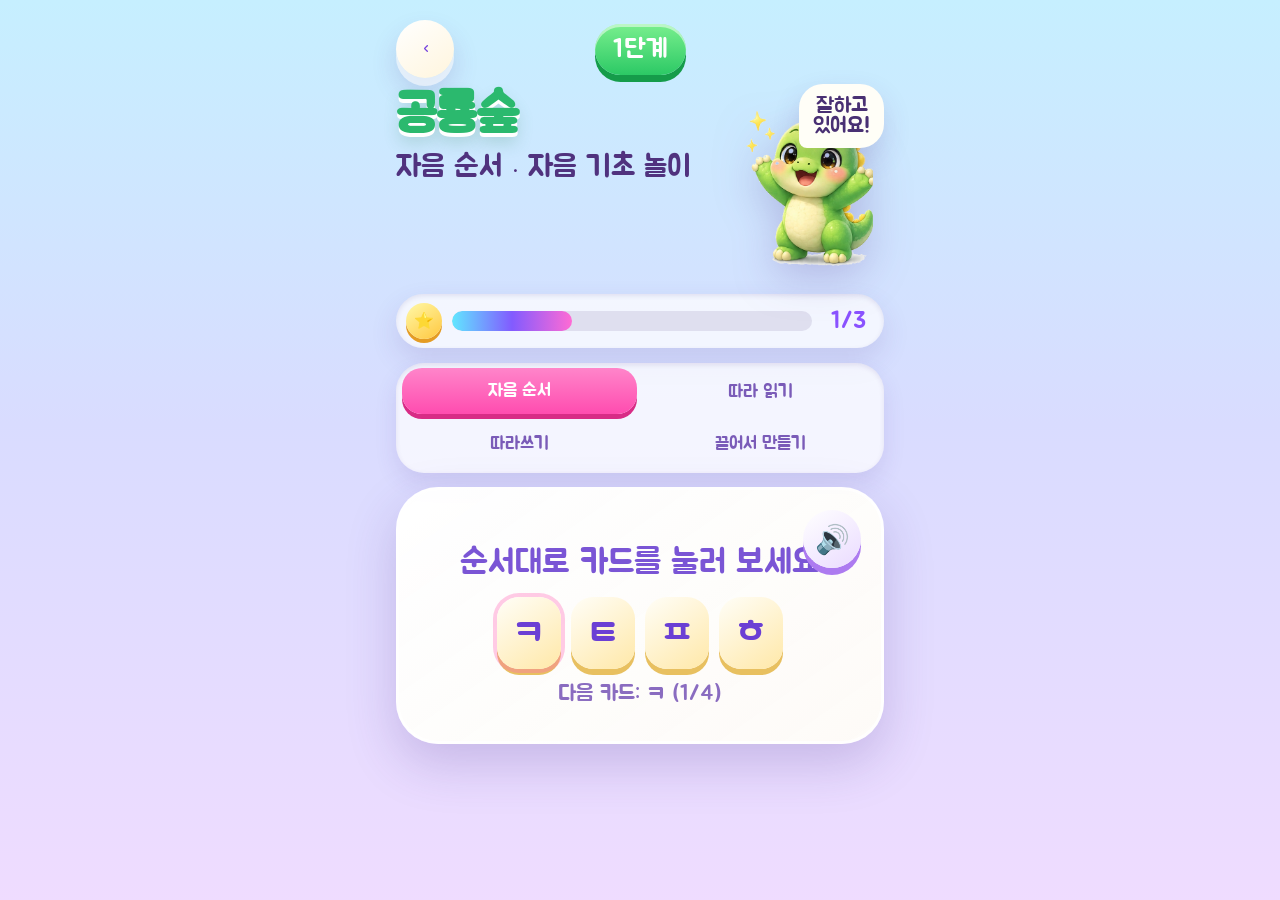
<file: lesson.html>
<!DOCTYPE html>
<html lang="ko">
<head>
  <meta charset="UTF-8" />
  <meta name="viewport" content="width=device-width, initial-scale=1.0, viewport-fit=cover" />
  <title>윤호의 한글 월드 — 학습</title>
  <link rel="preconnect" href="https://fonts.googleapis.com" />
  <link rel="preconnect" href="https://fonts.gstatic.com" crossorigin />
  <link href="https://fonts.googleapis.com/css2?family=Jua&family=Dongle:wght@400;700&display=swap" rel="stylesheet" />
  <link rel="stylesheet" href="css/lesson.css" />
</head>
<body>
  <div class="confetti" id="confetti"></div>
  <div class="complete-overlay" id="completeOverlay">
    <div class="complete-card">
      <h2>단계 완료!</h2>
      <p id="completeMsg">다음 단계로 갈까요?</p>
      <p id="completeStars" class="complete-stars"></p>
      <button type="button" class="complete-btn" id="completeOtherBtn" hidden>다른 놀이 하기</button>
      <button type="button" class="complete-btn complete-btn-secondary" id="completeBtn">단계 선택으로</button>
    </div>
  </div>
  <main class="app">
    <div class="top-row">
      <a class="circle-btn" id="backBtn" href="stages.html" aria-label="단계 선택">‹</a>
      <div class="level-badge" id="levelBadge">1단계</div>
      <div style="width:58px"></div>
    </div>
    <div class="stage-hero">
      <div>
        <h1 class="world-title" id="lessonTitle">공룡숙</h1>
        <div class="instruction" id="lessonDesc">자음 소리를 듣고 맞는 글자를 골라요.</div>
      </div>
      <div class="speech" id="speechBubble">잘하고<br>있어요!</div>
      <div class="mascot-wrap">
        <img id="mascotImg" src="" alt="캐릭터" width="170" height="180" />
      </div>
    </div>
    <div class="progress-box">
      <div class="star-coin">⭐</div>
      <div class="progress-track"><div class="progress-fill" id="progress"></div></div>
      <span class="progress-count" id="count">1/5</span>
    </div>
    <div class="mode-tabs" id="modeTabs" hidden>
      <button type="button" class="mode-tab is-active" data-mode="order-tap" id="tabOrder">자음 순서</button>
      <button type="button" class="mode-tab" data-mode="read-along" id="tabRead">따라 읽기</button>
      <button type="button" class="mode-tab" data-mode="trace" id="tabTrace">따라쓰기</button>
      <button type="button" class="mode-tab" data-mode="assemble" id="tabAssemble">끌어서 만들기</button>
    </div>
    <div class="question-card">
      <button type="button" class="sound-btn" id="soundBtn">🔊</button>
      <div class="big-letter" id="questionText">ㄱ</div>
      <div class="stroke-tip" id="strokeTip" hidden></div>
      <div class="prompt" id="promptText">“기역”은 어디 있을까?</div>
      <div class="play-area" id="playArea" hidden></div>
    </div>
    <div class="choices" id="choices"></div>
    <div class="reward" id="reward">
      <h3 id="rewardTitle">우와! <span>정답이에요!</span></h3>
      <p id="rewardText">잘했어요!</p>
    </div>
  </main>
  <script src="js/progress.js"></script>
  <script src="js/strokeData.js"></script>
  <script src="js/questionBank.js"></script>
  <script src="js/lesson.js"></script>
</body>
</html>
</file>
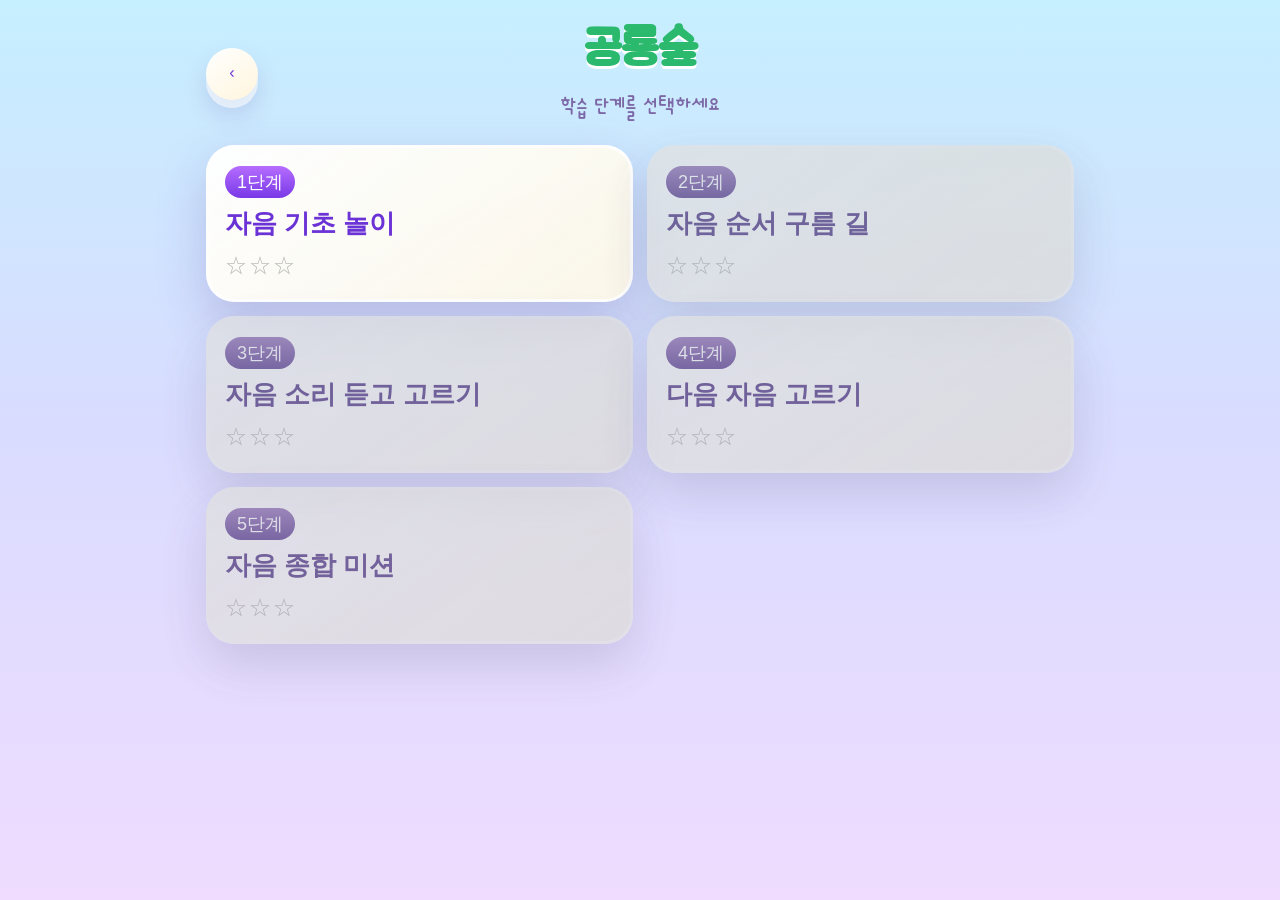
<file: stages.html>
<!DOCTYPE html>
<html lang="ko">
<head>
  <meta charset="UTF-8" />
  <meta name="viewport" content="width=device-width, initial-scale=1.0, viewport-fit=cover" />
  <title>윤호의 한글 월드 — 단계 선택</title>
  <link rel="preconnect" href="https://fonts.googleapis.com" />
  <link rel="preconnect" href="https://fonts.gstatic.com" crossorigin />
  <link href="https://fonts.googleapis.com/css2?family=Jua&family=Dongle:wght@400;700&display=swap" rel="stylesheet" />
  <link rel="stylesheet" href="css/stages.css" />
</head>
<body>
  <main class="app">
    <header class="top-row">
      <a class="circle-btn" href="index.html" aria-label="월드맵">‹</a>
      <div class="world-head">
        <h1 id="worldTitle">공룡숲</h1>
        <p id="worldSub">학습 단계를 선택하세요</p>
      </div>
      <div style="width:52px"></div>
    </header>
    <div class="stage-grid" id="stageGrid"></div>
  </main>
  <script src="js/progress.js"></script>
  <script src="js/questionBank.js"></script>
  <script src="js/stages.js"></script>
</body>
</html>
</file>
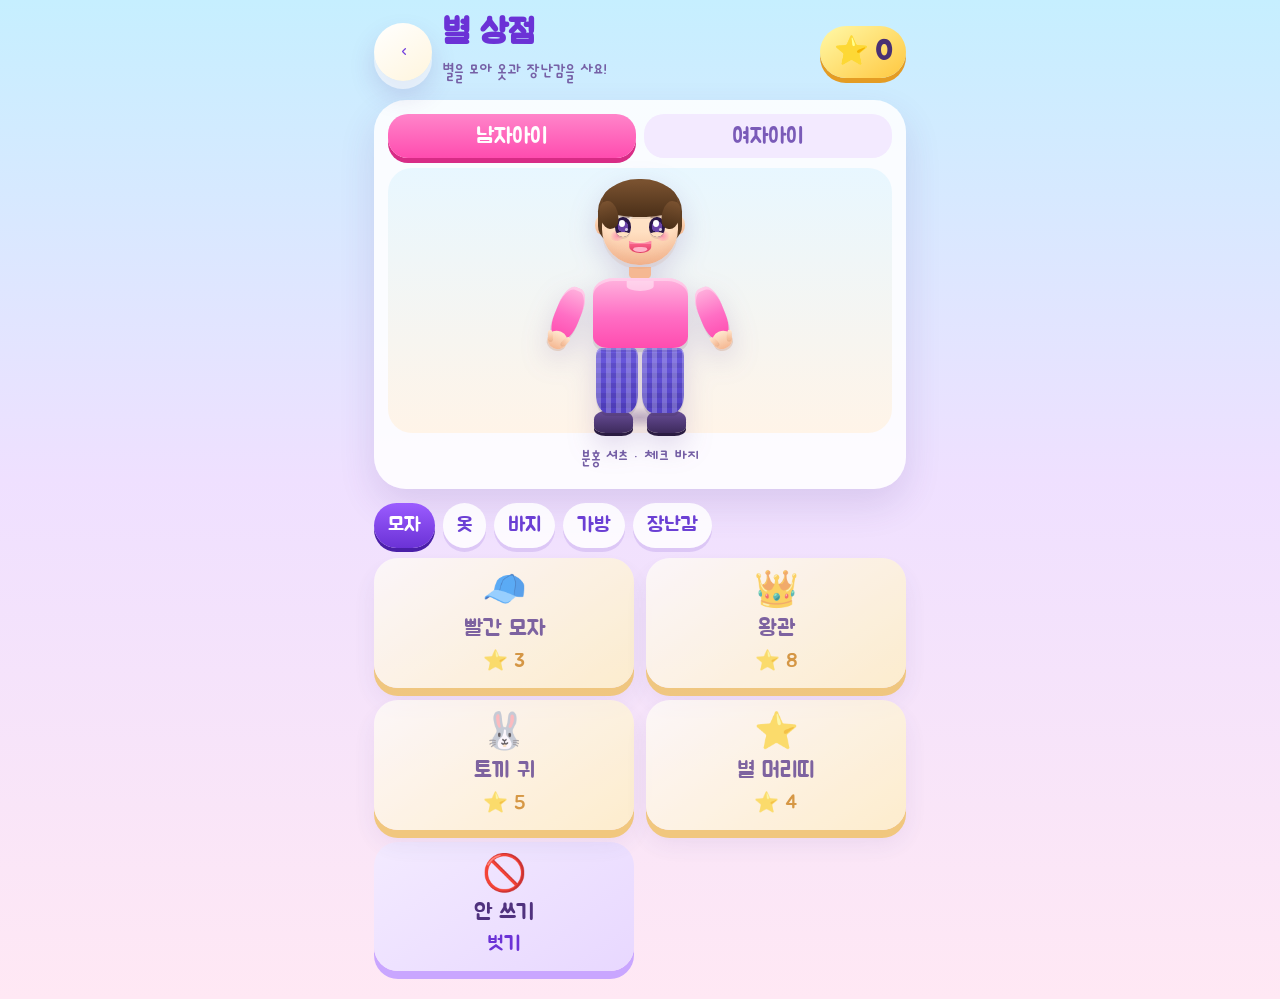
<file: store.html>
<!DOCTYPE html>
<html lang="ko">
<head>
  <meta charset="UTF-8" />
  <meta name="viewport" content="width=device-width, initial-scale=1.0, viewport-fit=cover" />
  <title>윤호의 한글 월드 — 별 상점</title>
  <link rel="preconnect" href="https://fonts.googleapis.com" />
  <link rel="preconnect" href="https://fonts.gstatic.com" crossorigin />
  <link href="https://fonts.googleapis.com/css2?family=Jua&family=Dongle:wght@400;700&display=swap" rel="stylesheet" />
  <link rel="stylesheet" href="css/avatar.css" />
  <link rel="stylesheet" href="css/store.css" />
</head>
<body>
  <main class="store-app">
    <header class="store-top">
      <a class="circle-btn" href="index.html" aria-label="월드맵">‹</a>
      <div class="store-heading">
        <h1>별 상점</h1>
        <p>별을 모아 옷과 장난감을 사요!</p>
      </div>
      <div class="store-stars">
        <span aria-hidden="true">⭐</span>
        <strong id="starBalance">0</strong>
      </div>
    </header>

    <section class="store-preview">
      <div class="gender-tabs" role="tablist">
        <button type="button" class="gender-tab is-active" data-gender="boy">남자아이</button>
        <button type="button" class="gender-tab" data-gender="girl">여자아이</button>
      </div>
      <div class="preview-stage" id="avatarPreview"></div>
      <p class="preview-tip" id="previewTip">분홍 셔츠 · 체크 바지</p>
    </section>

    <section class="store-slots" id="slotTabs"></section>
    <section class="store-grid" id="itemGrid"></section>
    <p class="store-msg" id="storeMsg" hidden></p>
  </main>

  <script src="js/progress.js"></script>
  <script src="js/avatar.js"></script>
  <script src="js/store.js"></script>
</body>
</html>
</file>
<file: css/lesson.css>
:root {
  --ink: #493073;
  --shadow: 0 20px 50px rgba(83, 54, 145, 0.22);
}

* { box-sizing: border-box; -webkit-tap-highlight-color: transparent; }

body {
  margin: 0;
  min-height: 100vh;
  font-family: "Jua", "Dongle", system-ui, sans-serif;
  color: var(--ink);
  background: linear-gradient(180deg, #c6efff 0%, #d9dcff 47%, #efdcff 100%);
}

.app {
  width: min(520px, 100%);
  margin: 0 auto;
  padding: 20px 16px 32px;
}

.top-row {
  display: flex;
  align-items: center;
  justify-content: space-between;
  gap: 12px;
  margin-bottom: 6px;
}

.circle-btn {
  width: 58px;
  height: 58px;
  border: 0;
  border-radius: 50%;
  display: grid;
  place-items: center;
  font-size: 28px;
  color: #7340de;
  background: linear-gradient(145deg, #fff, #fff5dd);
  box-shadow: 0 8px 0 rgba(255, 255, 255, 0.58), 0 14px 26px rgba(86, 56, 145, 0.18);
  cursor: pointer;
  text-decoration: none;
}

.level-badge {
  padding: 9px 18px;
  border-radius: 999px;
  color: #fff;
  font-size: 26px;
  background: linear-gradient(180deg, #79ef8e, #2cc965);
  box-shadow: inset 0 3px 0 rgba(255, 255, 255, 0.5), 0 7px 0 #159c4a;
}

.stage-hero {
  position: relative;
  min-height: 210px;
  padding-top: 8px;
}

.world-title {
  margin: 0;
  font-size: 52px;
  line-height: 0.9;
  color: #2bb96e;
  text-shadow: 0 4px 0 #fff, 0 10px 16px rgba(60, 138, 95, 0.24);
}

.instruction {
  margin: 14px 0 0;
  font-size: 30px;
  line-height: 0.95;
  color: #50327e;
}

.mascot-wrap {
  position: absolute;
  right: -8px;
  top: 4px;
  width: 170px;
  height: 180px;
  animation: float 3.5s ease-in-out infinite;
}

@keyframes float {
  0%, 100% { transform: translateY(0); }
  50% { transform: translateY(-10px); }
}

.mascot-wrap img {
  width: 100%;
  height: 100%;
  object-fit: contain;
  filter: drop-shadow(0 12px 20px rgba(86, 56, 145, 0.25));
}

.speech {
  position: absolute;
  right: 0;
  top: 0;
  z-index: 2;
  padding: 12px 14px;
  border-radius: 24px 24px 24px 8px;
  background: #fffef7;
  font-size: 21px;
  line-height: 0.95;
  box-shadow: 0 12px 28px rgba(86, 56, 145, 0.16);
  text-align: center;
}

.progress-box {
  display: flex;
  align-items: center;
  gap: 10px;
  padding: 9px 10px;
  border-radius: 999px;
  background: rgba(255, 255, 255, 0.72);
  box-shadow: inset 0 2px 5px rgba(68, 42, 130, 0.11), 0 12px 28px rgba(86, 56, 145, 0.14);
  margin-bottom: 15px;
}

.star-coin {
  width: 36px;
  height: 36px;
  border-radius: 50%;
  display: grid;
  place-items: center;
  background: linear-gradient(145deg, #fff9a8, #ffc73f);
  box-shadow: 0 4px 0 #e49c24;
}

.progress-track {
  flex: 1;
  height: 20px;
  border-radius: 999px;
  overflow: hidden;
  background: rgba(86, 71, 130, 0.13);
}

.progress-fill {
  height: 100%;
  width: 20%;
  border-radius: 999px;
  background: linear-gradient(90deg, #61e7ff, #825bff, #ff6bd4);
  transition: width 0.35s ease;
}

.progress-count {
  min-width: 52px;
  text-align: center;
  color: #8a52ff;
  font-size: 24px;
}

.mode-tabs {
  display: grid;
  grid-template-columns: 1fr 1fr;
  gap: 6px;
  margin: 0 0 14px;
  padding: 6px;
  border-radius: 28px;
  background: rgba(255, 255, 255, 0.72);
  box-shadow: inset 0 2px 5px rgba(68, 42, 130, 0.1), 0 10px 22px rgba(86, 56, 145, 0.12);
}

.mode-tabs[hidden] {
  display: none !important;
}

.mode-tab {
  border: 0;
  border-radius: 20px;
  min-height: 46px;
  padding: 8px 6px;
  font-family: "Jua", sans-serif;
  font-size: 18px;
  color: #7a5bb8;
  background: transparent;
  cursor: pointer;
  transition: transform 0.15s ease, background 0.15s ease, color 0.15s ease;
}

.mode-tab.is-active {
  color: #fff;
  background: linear-gradient(180deg, #ff85ca, #ff4caf);
  box-shadow: 0 5px 0 #d82c86;
  transform: translateY(-1px);
}

.order-card-grid {
  display: flex;
  flex-wrap: wrap;
  justify-content: center;
  gap: 10px;
  margin: 8px auto 0;
  max-width: 340px;
}

.order-card {
  width: 64px;
  height: 72px;
  border: 0;
  border-radius: 22px;
  font-family: "Jua", sans-serif;
  font-size: 36px;
  color: #6b3fd4;
  background: linear-gradient(145deg, #fffef8, #ffe8a8);
  box-shadow: 0 6px 0 #e8c060;
  cursor: pointer;
}

.order-card.is-next {
  box-shadow: 0 0 0 4px rgba(255, 107, 184, 0.35), 0 6px 0 #e8c060;
  animation: blank-pulse 1.1s ease-in-out infinite;
}

.order-card.is-done {
  color: #fff;
  background: linear-gradient(145deg, #b894ff, #8151ee);
  box-shadow: 0 6px 0 #6b3fd4;
  transform: scale(0.96);
}

.order-card.is-wrong {
  animation: card-shake 0.28s ease;
}

@keyframes card-shake {
  0%, 100% { transform: translateX(0); }
  25% { transform: translateX(-6px); }
  75% { transform: translateX(6px); }
}

.read-along-box {
  margin-top: 8px;
}

.read-along-name {
  margin: 10px 0 0;
  font-size: 40px;
  color: #ff4caf;
  text-shadow: 0 3px 0 rgba(255, 200, 230, 0.8);
}

.read-along-actions {
  display: flex;
  flex-direction: column;
  gap: 10px;
  margin-top: 14px;
}

.read-along-btn {
  border: 0;
  border-radius: 28px;
  min-height: 64px;
  padding: 12px 18px;
  font-family: "Jua", sans-serif;
  font-size: 28px;
  cursor: pointer;
}

.read-along-btn.listen {
  color: #6b3fd4;
  background: linear-gradient(145deg, #fff, #eadbff);
  box-shadow: 0 6px 0 #ad7bf0;
}

.read-along-btn.done {
  color: #fff;
  background: linear-gradient(180deg, #79ef8e, #2cc965);
  box-shadow: 0 6px 0 #159c4a;
}

.question-card {
  position: relative;
  padding: 34px 18px;
  min-height: 200px;
  border-radius: 42px;
  background: linear-gradient(145deg, rgba(255, 255, 255, 0.98), rgba(255, 253, 247, 0.93));
  border: 3px solid rgba(255, 255, 255, 0.82);
  box-shadow: var(--shadow);
  text-align: center;
}

.sound-btn {
  position: absolute;
  right: 20px;
  top: 20px;
  width: 58px;
  height: 58px;
  border: 0;
  border-radius: 50%;
  background: linear-gradient(145deg, #fff, #eadbff);
  font-size: 28px;
  cursor: pointer;
  box-shadow: 0 7px 0 #ad7bf0;
}

.big-letter {
  margin-top: 12px;
  font-size: 96px;
  line-height: 0.9;
  color: #8151ee;
  text-shadow: 0 5px 0 #c8a8ff;
}

.big-letter.hidden-letter {
  position: absolute;
  width: 1px;
  height: 1px;
  overflow: hidden;
  clip: rect(0, 0, 0, 0);
}

.stroke-tip {
  margin: 8px auto 0;
  max-width: 90%;
  padding: 8px 14px;
  border-radius: 999px;
  background: rgba(129, 81, 238, 0.12);
  color: #6b3fd4;
  font-size: 24px;
}

.prompt {
  margin-top: 18px;
  font-size: 34px;
  color: #7a55d5;
}

.play-area {
  margin-top: 12px;
}

.play-area[hidden] { display: none !important; }

.stroke-board {
  position: relative;
  width: min(280px, 78vw);
  margin: 0 auto;
  aspect-ratio: 1;
  touch-action: none;
  user-select: none;
}

.stroke-board svg {
  width: 100%;
  height: 100%;
  display: block;
  border-radius: 28px;
  background: linear-gradient(160deg, #f7f2ff, #fff8ea);
  box-shadow: inset 0 0 0 3px rgba(129, 81, 238, 0.12);
}

.stroke-guide {
  fill: none;
  stroke: #d4c4f5;
  stroke-width: 10;
  stroke-linecap: round;
  stroke-linejoin: round;
}

.stroke-active {
  fill: none;
  stroke: #b894ff;
  stroke-width: 10;
  stroke-linecap: round;
  stroke-linejoin: round;
  stroke-dasharray: 8 10;
  animation: dash-move 1s linear infinite;
}

@keyframes dash-move {
  to { stroke-dashoffset: -36; }
}

.stroke-done {
  fill: none;
  stroke: #6b3fd4;
  stroke-width: 11;
  stroke-linecap: round;
  stroke-linejoin: round;
}

.stroke-draw {
  fill: none;
  stroke: #ff6bb8;
  stroke-width: 12;
  stroke-linecap: round;
  stroke-linejoin: round;
  pointer-events: none;
}

.stroke-num {
  font-family: "Jua", sans-serif;
  font-size: 14px;
  fill: #fff;
  pointer-events: none;
}

.stroke-num-bg {
  fill: #ff6bb8;
}

.trace-hint {
  margin-top: 10px;
  font-size: 22px;
  color: #8a6cc0;
}

.trace-actions {
  display: flex;
  justify-content: center;
  gap: 10px;
  margin-top: 12px;
}

.trace-btn {
  border: 0;
  border-radius: 22px;
  padding: 10px 18px;
  font-family: "Jua", sans-serif;
  font-size: 22px;
  color: #6b3fd4;
  background: #fff;
  box-shadow: 0 5px 0 #d8c8f5;
  cursor: pointer;
}

.stroke-preview {
  width: min(240px, 70vw);
  margin: 0 auto 4px;
  aspect-ratio: 1;
}

.stroke-preview svg {
  width: 100%;
  height: 100%;
  display: block;
  border-radius: 28px;
  background: linear-gradient(160deg, #f7f2ff, #fff8ea);
  box-shadow: inset 0 0 0 3px rgba(129, 81, 238, 0.12);
}

.preview-stroke {
  fill: none;
  stroke: #8151ee;
  stroke-width: 10;
  stroke-linecap: round;
  stroke-linejoin: round;
}

.cloud-path {
  position: relative;
  width: min(360px, 94vw);
  margin: 0 auto;
  padding: 18px 10px 8px;
  border-radius: 28px;
  overflow: hidden;
  background: linear-gradient(180deg, #dff4ff 0%, #efe6ff 55%, #fff6e8 100%);
  box-shadow: inset 0 0 0 3px rgba(255, 255, 255, 0.7);
}

.cloud-path-sky {
  position: absolute;
  inset: 0;
  background:
    radial-gradient(circle at 12% 28%, rgba(255, 255, 255, 0.7) 0 10px, transparent 11px),
    radial-gradient(circle at 78% 18%, rgba(255, 220, 120, 0.55) 0 14px, transparent 15px),
    radial-gradient(circle at 88% 62%, rgba(255, 255, 255, 0.55) 0 8px, transparent 9px);
  pointer-events: none;
}

.cloud-path-row {
  position: relative;
  z-index: 1;
  display: flex;
  align-items: flex-end;
  justify-content: space-between;
  gap: 0;
  min-height: 168px;
  padding-top: 18px;
}

.cloud-jumper {
  position: absolute;
  z-index: 5;
  width: 28px;
  height: 28px;
  margin-left: -14px;
  margin-top: -28px;
  font-size: 24px;
  line-height: 1;
  text-align: center;
  pointer-events: none;
  filter: drop-shadow(0 3px 2px rgba(255, 170, 40, 0.45));
  transition: left 0.25s ease, top 0.25s ease;
}

.cloud-jumper.is-waiting {
  animation: star-wait 1.4s ease-in-out infinite;
}

@keyframes star-wait {
  0%, 100% { transform: translateY(0); }
  50% { transform: translateY(-5px); }
}

.cloud-bridge {
  flex: 0 0 18px;
  align-self: center;
  display: flex;
  align-items: center;
  justify-content: center;
  margin-bottom: 34px;
  height: 20px;
}

.cloud-bridge-dots {
  display: block;
  width: 100%;
  height: 6px;
  border-radius: 999px;
  background: repeating-linear-gradient(
    90deg,
    #ffc857 0 5px,
    transparent 5px 9px
  );
  opacity: 0.85;
}

.cloud-step {
  position: relative;
  display: flex;
  flex-direction: column;
  align-items: center;
  gap: 6px;
  flex: 1;
  min-width: 0;
}

.cloud-step:nth-child(2) { transform: translateY(36px); }
.cloud-step:nth-child(4) { transform: translateY(18px); }
.cloud-step:nth-child(6) { transform: translateY(0); }
.cloud-step:nth-child(8) { transform: translateY(-14px); }
.cloud-step:nth-child(10) { transform: translateY(-28px); }

.cloud-bubble {
  position: relative;
  display: grid;
  place-items: center;
  width: 58px;
  height: 48px;
  border-radius: 50% 50% 46% 46%;
  background: linear-gradient(180deg, #ffffff 0%, #eef6ff 100%);
  box-shadow:
    0 8px 0 rgba(140, 170, 220, 0.28),
    inset 0 3px 0 rgba(255, 255, 255, 0.95);
}

.cloud-bubble::before,
.cloud-bubble::after {
  content: "";
  position: absolute;
  background: inherit;
  border-radius: 50%;
  box-shadow: inherit;
}

.cloud-bubble::before {
  width: 28px;
  height: 28px;
  left: -8px;
  bottom: 6px;
}

.cloud-bubble::after {
  width: 34px;
  height: 34px;
  right: -10px;
  bottom: 8px;
}

.cloud-label {
  font-size: 16px;
  color: #7a5bb8;
  line-height: 1;
}

.ladder-char,
.ladder-slot {
  position: relative;
  z-index: 1;
  display: grid;
  place-items: center;
  width: 40px;
  height: 40px;
  border-radius: 14px;
  font-size: 30px;
  line-height: 1;
}

.ladder-char {
  color: #6b3fd4;
  background: rgba(255, 255, 255, 0.92);
  box-shadow: 0 3px 0 rgba(180, 150, 230, 0.35);
}

.ladder-slot {
  color: #ff6bb8;
  background: rgba(255, 245, 250, 0.95);
  border: 3px dashed #ff9ad0;
  box-shadow: none;
}

.cloud-step.is-active .ladder-slot {
  border-color: #ff4caf;
  box-shadow: 0 0 0 4px rgba(255, 107, 184, 0.22);
  animation: blank-pulse 1.1s ease-in-out infinite;
}

.cloud-step.is-active .cloud-bubble {
  box-shadow:
    0 8px 0 rgba(255, 120, 180, 0.28),
    0 0 0 4px rgba(255, 107, 184, 0.16),
    inset 0 3px 0 rgba(255, 255, 255, 0.95);
}

@keyframes blank-pulse {
  0%, 100% { transform: scale(1); }
  50% { transform: scale(1.06); }
}

.assemble-board {
  width: min(280px, 78vw);
  margin: 0 auto;
  aspect-ratio: 1;
  position: relative;
}

.assemble-board svg {
  width: 100%;
  height: 100%;
  border-radius: 28px;
  background: linear-gradient(160deg, #f7f2ff, #fff8ea);
  box-shadow: inset 0 0 0 3px rgba(129, 81, 238, 0.12);
}

.slot-ghost {
  fill: none;
  stroke: #ddd0f5;
  stroke-width: 10;
  stroke-linecap: round;
  stroke-linejoin: round;
  stroke-dasharray: 6 8;
}

.slot-active {
  fill: none;
  stroke: #ff9ad0;
  stroke-width: 11;
  stroke-linecap: round;
  stroke-linejoin: round;
  stroke-dasharray: 8 10;
  animation: dash-move 1s linear infinite;
}

.slot-filled {
  fill: none;
  stroke: #6b3fd4;
  stroke-width: 11;
  stroke-linecap: round;
  stroke-linejoin: round;
}

.piece-tray {
  display: flex;
  flex-wrap: wrap;
  justify-content: center;
  gap: 10px;
  margin-top: 14px;
  min-height: 72px;
}

.stroke-piece {
  width: 72px;
  height: 72px;
  border: 0;
  border-radius: 20px;
  padding: 6px;
  background: linear-gradient(145deg, #fffef8, #ffe8a8);
  box-shadow: 0 6px 0 #e8c060;
  cursor: grab;
  touch-action: none;
}

.stroke-piece:active { cursor: grabbing; }

.stroke-piece.used {
  opacity: 0.35;
  pointer-events: none;
  filter: grayscale(0.4);
}

.stroke-piece.dragging {
  opacity: 0.55;
  transform: scale(1.05);
}

.stroke-piece svg {
  width: 100%;
  height: 100%;
  pointer-events: none;
}

.piece-path {
  fill: none;
  stroke: #8151ee;
  stroke-width: 10;
  stroke-linecap: round;
  stroke-linejoin: round;
}

.choices {
  display: grid;
  grid-template-columns: repeat(2, 1fr);
  gap: 14px;
  margin-top: 20px;
}

.choices.hidden-choices {
  display: none;
}

.choice {
  min-height: 84px;
  border: 3px solid rgba(255, 255, 255, 0.88);
  border-radius: 34px;
  font-family: "Jua", sans-serif;
  font-size: 40px;
  cursor: pointer;
  background: linear-gradient(145deg, #fffef8, #fff0bd);
  box-shadow: 0 8px 0 #eebc50, 0 16px 27px rgba(86, 56, 145, 0.13);
}

.choice.correct {
  background: linear-gradient(145deg, #fff9c9, #e8c4ff 52%, #c897ff);
  box-shadow: 0 0 0 5px rgba(255, 255, 255, 0.9), 0 0 34px rgba(255, 226, 77, 0.95);
}

.choice.wrong {
  filter: saturate(0.45);
  opacity: 0.72;
}

.reward {
  display: none;
  margin-top: 18px;
  padding: 18px;
  border-radius: 34px;
  background: rgba(255, 255, 255, 0.92);
  border: 3px solid rgba(255, 255, 255, 0.85);
  box-shadow: var(--shadow);
  text-align: center;
}

.reward.show { display: block; }

.reward h3 {
  margin: 0;
  font-size: 34px;
  color: #2bb69e;
}

.reward p {
  margin: 8px 0 0;
  font-family: "Dongle", sans-serif;
  font-size: 28px;
  color: #705d9f;
}

.complete-overlay {
  display: none;
  position: fixed;
  inset: 0;
  z-index: 100;
  place-items: center;
  padding: 20px;
  background: rgba(73, 48, 115, 0.5);
  backdrop-filter: blur(8px);
}

.complete-overlay.show { display: grid; }

.complete-card {
  width: min(380px, 100%);
  padding: 28px 22px;
  border-radius: 36px;
  text-align: center;
  background: #fff;
  box-shadow: var(--shadow);
}

.complete-card h2 {
  margin: 0;
  font-size: 36px;
  color: #6b32d6;
}

.complete-card p {
  font-family: "Dongle", sans-serif;
  font-size: 28px;
  color: #7660a6;
}

.complete-stars {
  font-size: 32px;
  letter-spacing: 4px;
  color: #ffc73f;
  margin: 8px 0 0;
}

.complete-btn {
  margin-top: 16px;
  border: 0;
  border-radius: 28px;
  padding: 14px 28px;
  font-family: "Jua", sans-serif;
  font-size: 26px;
  color: #fff;
  background: linear-gradient(180deg, #ff85ca, #ff4caf);
  box-shadow: 0 8px 0 #d82c86;
  cursor: pointer;
}

.complete-btn-secondary {
  margin-top: 10px;
  color: #6b3fd4;
  background: linear-gradient(180deg, #fff, #efe6ff);
  box-shadow: 0 8px 0 #cbb6f0;
}

.complete-btn[hidden] {
  display: none !important;
}

.confetti {
  position: fixed;
  inset: 0;
  pointer-events: none;
  z-index: 99;
  display: none;
  overflow: hidden;
}

.confetti.show { display: block; }

.confetti i {
  position: absolute;
  top: -20px;
  width: 10px;
  height: 16px;
  border-radius: 4px;
  animation: fall 1.2s linear forwards;
}

@keyframes fall {
  to {
    transform: translateY(110vh) rotate(720deg);
    opacity: 0.2;
  }
}
</file>
<file: css/stages.css>
:root {
  --purple: #8d4df5;
  --purple-deep: #6b32d6;
  --ink: #493073;
  --glass: rgba(255, 255, 255, 0.82);
  --shadow: 0 20px 50px rgba(83, 54, 145, 0.22);
}

* { box-sizing: border-box; -webkit-tap-highlight-color: transparent; }

body {
  margin: 0;
  min-height: 100vh;
  font-family: "Jua", "Dongle", system-ui, sans-serif;
  color: var(--ink);
  background: linear-gradient(180deg, #c6efff 0%, #d9dcff 47%, #efdcff 100%);
}

.app {
  width: min(900px, 100%);
  margin: 0 auto;
  padding: 20px 16px 32px;
  min-height: 100vh;
}

.top-row {
  display: flex;
  align-items: center;
  justify-content: space-between;
  gap: 12px;
  margin-bottom: 18px;
}

.circle-btn {
  width: 52px;
  height: 52px;
  border: 0;
  border-radius: 50%;
  display: grid;
  place-items: center;
  font-size: 26px;
  text-decoration: none;
  color: #7340de;
  background: linear-gradient(145deg, #fff, #fff5dd);
  box-shadow: 0 8px 0 rgba(255, 255, 255, 0.58), 0 14px 26px rgba(86, 56, 145, 0.18);
}

.world-head {
  text-align: center;
  flex: 1;
}

.world-head h1 {
  margin: 0;
  font-size: clamp(36px, 5vw, 48px);
  color: #2bb96e;
  text-shadow: 0 3px 0 #fff;
}

.world-head p {
  margin: 6px 0 0;
  font-family: "Dongle", sans-serif;
  font-size: 28px;
  color: #7d68a7;
}

.stage-grid {
  display: grid;
  grid-template-columns: repeat(auto-fit, minmax(260px, 1fr));
  gap: 14px;
}

.stage-card {
  border: 3px solid rgba(255, 255, 255, 0.9);
  border-radius: 28px;
  padding: 18px 16px;
  text-align: left;
  background: linear-gradient(145deg, rgba(255, 255, 255, 0.96), rgba(255, 248, 230, 0.9));
  box-shadow: var(--shadow);
  cursor: pointer;
  transition: transform 0.25s ease, box-shadow 0.25s ease, filter 0.25s ease;
}

.stage-card:hover:not(.is-locked) {
  transform: translateY(-4px) scale(1.02);
}

.stage-card.is-locked {
  cursor: not-allowed;
  filter: saturate(0.45) brightness(0.88);
  opacity: 0.75;
}

.stage-card.is-done {
  border-color: rgba(255, 213, 106, 0.9);
}

.stage-num {
  display: inline-block;
  padding: 4px 12px;
  border-radius: 999px;
  font-size: 18px;
  color: #fff;
  background: linear-gradient(180deg, #b66dff, #7839e6);
  margin-bottom: 8px;
}

.stage-card h3 {
  margin: 0;
  font-size: 26px;
  color: var(--purple-deep);
}

.stage-stars {
  margin-top: 10px;
  font-size: 22px;
  letter-spacing: 2px;
}

.stage-stars .empty {
  opacity: 0.25;
}

@media (min-width: 900px) {
  .stage-grid {
    grid-template-columns: repeat(2, 1fr);
  }
}
</file>
<file: css/avatar.css>
/* 꾸미기 아바타 — 키즈용 치비 스타일 */
.avatar {
  --skin: #ffe0c2;
  --skin-deep: #f5b892;
  --cheek: #ff9eb8;
  --hair-boy: #4a2f18;
  --hair-boy-light: #7a5230;
  --hair-girl: #5c2e22;
  --hair-girl-light: #8a4a38;
  --ink: #3d2a5c;
  position: relative;
  width: 120px;
  height: 168px;
  margin: 0 auto;
  pointer-events: none;
  filter: drop-shadow(0 10px 14px rgba(86, 56, 145, 0.18));
}

.avatar--sm { width: 76px; height: 106px; }
.avatar--md { width: 120px; height: 168px; }
.avatar--lg { width: 190px; height: 265px; }

.avatar-shadow {
  position: absolute;
  left: 50%;
  bottom: 2%;
  width: 48%;
  height: 8%;
  transform: translateX(-50%);
  border-radius: 50%;
  background: radial-gradient(ellipse, rgba(80, 50, 120, 0.28), transparent 70%);
}

.avatar-body {
  position: absolute;
  inset: 0;
  display: flex;
  flex-direction: column;
  align-items: center;
}

.avatar-head {
  position: relative;
  width: 46%;
  aspect-ratio: 0.92;
  margin-top: 4%;
  z-index: 5;
}

.avatar-ear {
  position: absolute;
  top: 42%;
  width: 18%;
  height: 22%;
  border-radius: 50%;
  background: linear-gradient(180deg, var(--skin), var(--skin-deep));
  z-index: 0;
}
.avatar-ear.left { left: -2%; }
.avatar-ear.right { right: -2%; }

.avatar-face {
  position: absolute;
  inset: 16% 6% 4%;
  border-radius: 46% 46% 48% 48%;
  background:
    radial-gradient(circle at 30% 28%, rgba(255, 255, 255, 0.55) 0 12%, transparent 13%),
    linear-gradient(180deg, #ffe8d0 0%, var(--skin) 55%, var(--skin-deep) 100%);
  box-shadow:
    inset 0 -6px 10px rgba(220, 140, 100, 0.18),
    0 4px 0 rgba(200, 130, 90, 0.12);
  z-index: 2;
  overflow: hidden;
}

.blush {
  position: absolute;
  top: 54%;
  width: 20%;
  height: 14%;
  border-radius: 50%;
  background: radial-gradient(circle, #ff8eb0 0%, transparent 72%);
  opacity: 0.85;
}
.blush.left { left: 10%; }
.blush.right { right: 10%; }

.brow {
  position: absolute;
  top: 30%;
  width: 15%;
  height: 5%;
  border-radius: 999px 999px 40% 40%;
  background: rgba(90, 50, 40, 0.4);
}
.brow.left { left: 22%; transform: rotate(12deg); }
.brow.right { right: 22%; transform: rotate(-12deg); }

.eye {
  position: absolute;
  top: 36%;
  width: 20%;
  height: 26%;
  border-radius: 50%;
  background: radial-gradient(circle at 50% 48%, #6b45a8 0 40%, #2a1848 42% 100%);
  box-shadow: 0 2px 0 rgba(0, 0, 0, 0.08);
  overflow: hidden;
}
.eye.left { left: 18%; }
.eye.right { right: 18%; }

/* 웃는 눈: 아래쪽을 살짝 가려 ^.^ 느낌 */
.eye::after {
  content: "";
  position: absolute;
  left: -10%;
  right: -10%;
  bottom: -18%;
  height: 42%;
  background: var(--skin);
  border-radius: 50%;
  z-index: 0;
}

.eye b {
  position: absolute;
  left: 22%;
  top: 14%;
  width: 42%;
  height: 38%;
  border-radius: 50%;
  background: #fff;
  z-index: 2;
}

.eye em {
  position: absolute;
  right: 18%;
  bottom: 28%;
  width: 18%;
  height: 16%;
  border-radius: 50%;
  background: rgba(255, 255, 255, 0.7);
  z-index: 2;
}

.mouth {
  position: absolute;
  left: 50%;
  bottom: 16%;
  width: 28%;
  height: 16%;
  transform: translateX(-50%);
  border-radius: 0 0 60% 60%;
  background: linear-gradient(180deg, #ff6b92, #e03d66);
  box-shadow: inset 0 3px 0 rgba(255, 170, 190, 0.55);
  overflow: hidden;
}

.mouth span {
  position: absolute;
  left: 18%;
  right: 18%;
  top: 45%;
  height: 48%;
  border-radius: 40% 40% 50% 50%;
  background: #ffb3c8;
}

.mouth::before {
  content: "";
  position: absolute;
  left: -4%;
  right: -4%;
  top: -55%;
  height: 70%;
  background: var(--skin);
  border-radius: 50%;
}

.avatar-hair {
  position: absolute;
  z-index: 1;
  background: linear-gradient(180deg, var(--hair-boy-light), var(--hair-boy));
}

.avatar-hair.back {
  left: 2%;
  right: 2%;
  top: 4%;
  height: 72%;
  border-radius: 48% 48% 30% 30%;
  z-index: 1;
}

.avatar-hair.front {
  left: 8%;
  right: 8%;
  top: 6%;
  height: 38%;
  border-radius: 50% 50% 42% 42%;
  z-index: 7; /* 모자보다 위: 앞머리가 이마에 보이게 */
  box-shadow: 0 2px 0 rgba(0, 0, 0, 0.08);
}

.avatar-hair.front::before,
.avatar-hair.front::after {
  content: "";
  position: absolute;
  top: 55%;
  width: 24%;
  height: 80%;
  background: inherit;
  border-radius: 45%;
}
.avatar-hair.front::before { left: -4%; transform: rotate(-14deg); }
.avatar-hair.front::after { right: -4%; transform: rotate(14deg); }

.avatar--girl .avatar-hair {
  background: linear-gradient(180deg, #c48962, #8f5538);
}

/* 여자: 양갈래(트윈테일) + 짧은 앞머리 */
.avatar--girl .avatar-hair.back {
  left: 14%;
  right: 14%;
  top: 4%;
  height: 58%;
  border-radius: 50% 50% 40% 40%;
}

.avatar--girl .avatar-hair.back::before,
.avatar--girl .avatar-hair.back::after {
  content: "";
  position: absolute;
  top: 28%;
  width: 34%;
  height: 95%;
  background: linear-gradient(180deg, #c48962, #8f5538 55%, #7a452e);
  border-radius: 40% 40% 48% 48%;
  box-shadow: inset 0 -6px 0 rgba(0, 0, 0, 0.08);
}

.avatar--girl .avatar-hair.back::before {
  left: -38%;
  transform: rotate(-18deg);
  transform-origin: top center;
}

.avatar--girl .avatar-hair.back::after {
  right: -38%;
  transform: rotate(18deg);
  transform-origin: top center;
}

/* 양갈래 끝 동그라미 + 리본 */
.avatar--girl .avatar-head::before,
.avatar--girl .avatar-head::after {
  content: "";
  position: absolute;
  top: 40%;
  width: 15%;
  height: 13%;
  border-radius: 50%;
  background: #ff6eb8;
  box-shadow:
    0 2px 0 #d94c96,
    0 42px 0 -1px #8f5538,
    0 46px 0 1px #7a452e;
  z-index: 6;
}
.avatar--girl .avatar-head::before {
  left: -4%;
}
.avatar--girl .avatar-head::after {
  right: -4%;
}

.avatar--girl .avatar-hair.front {
  left: 14%;
  right: 14%;
  top: 6%;
  height: 36%;
  border-radius: 50% 50% 42% 42%;
}

.avatar--girl .avatar-hair.front::before,
.avatar--girl .avatar-hair.front::after {
  top: 52%;
  width: 20%;
  height: 72%;
  border-radius: 50%;
}
.avatar--girl .avatar-hair.front::before {
  left: -4%;
  transform: rotate(-12deg);
}
.avatar--girl .avatar-hair.front::after {
  right: -4%;
  transform: rotate(12deg);
}

.avatar--girl .avatar-face {
  inset: 18% 12% 6%;
}

.avatar-hat {
  position: absolute;
  left: 50%;
  top: -10%;
  width: 76%;
  height: 36%;
  transform: translateX(-50%);
  z-index: 4; /* 뒷머리 위, 앞머리 아래 */
}

.avatar-hat[data-style="none"] { display: none; }

.avatar-hat[data-style="red-cap"] {
  background: linear-gradient(180deg, #ff7a8a, #ff4458);
  border-radius: 50% 50% 12% 12%;
  box-shadow: 0 4px 0 #d12f42, inset 0 3px 0 rgba(255, 255, 255, 0.35);
}
.avatar-hat[data-style="red-cap"]::after {
  content: "";
  position: absolute;
  left: -14%;
  right: 8%;
  bottom: -10%;
  height: 32%;
  background: linear-gradient(180deg, #ff7a8a, #ff4458);
  border-radius: 10px;
  box-shadow: 0 3px 0 #d12f42;
}

.avatar-hat[data-style="crown"] {
  top: -22%;
  background: linear-gradient(180deg, #fff1a0, #ffc14d);
  clip-path: polygon(0 72%, 16% 8%, 34% 58%, 50% 0, 66% 58%, 84% 8%, 100% 72%, 100% 100%, 0 100%);
  box-shadow: 0 3px 0 #e09a2e;
}

.avatar-hat[data-style="bunny"] {
  background: transparent;
}
.avatar-hat[data-style="bunny"]::before,
.avatar-hat[data-style="bunny"]::after {
  content: "";
  position: absolute;
  top: -85%;
  width: 30%;
  height: 110%;
  background: linear-gradient(180deg, #fff, #ffe4ef);
  border: 3px solid #f5b6cb;
  border-radius: 50%;
  box-shadow: inset -4px 0 0 rgba(255, 160, 190, 0.35);
}
.avatar-hat[data-style="bunny"]::before { left: 8%; transform: rotate(-14deg); }
.avatar-hat[data-style="bunny"]::after { right: 8%; transform: rotate(14deg); }

.avatar-hat[data-style="star-band"] {
  top: 10%;
  height: 16%;
  background: linear-gradient(180deg, #b894ff, #8151ee);
  border-radius: 999px;
  box-shadow: 0 3px 0 #5b32d6;
}
.avatar-hat[data-style="star-band"]::before {
  content: "★";
  position: absolute;
  left: 50%;
  top: -130%;
  transform: translateX(-50%);
  color: #ffe56d;
  font-size: 1.15em;
  text-shadow: 0 2px 0 #e0b83a;
}

.avatar-neck {
  width: 12%;
  height: 5%;
  margin-top: -1%;
  border-radius: 0 0 40% 40%;
  background: var(--skin-deep);
  z-index: 3;
}

.avatar-top {
  position: relative;
  width: 50%;
  height: 27%;
  margin-top: -1%;
  z-index: 3;
  border-radius: 22% 22% 16% 16%;
  box-shadow: inset 0 3px 0 rgba(255, 255, 255, 0.35), 0 4px 0 rgba(0, 0, 0, 0.08);
}

.avatar-top .collar {
  position: absolute;
  left: 50%;
  top: 4%;
  width: 28%;
  height: 14%;
  transform: translateX(-50%);
  border-radius: 0 0 50% 50%;
  background: rgba(255, 255, 255, 0.45);
  z-index: 2;
}

.avatar-top .arm {
  position: absolute;
  top: 14%;
  width: 26%;
  height: 78%;
  border-radius: 40%;
  background: inherit;
  box-shadow: inherit;
  z-index: 1;
}

.avatar-top .arm.left {
  left: -28%;
  transform: rotate(22deg);
  transform-origin: top center;
}

.avatar-top .arm.right {
  right: -28%;
  transform: rotate(-22deg);
  transform-origin: top center;
}

.avatar-top .hand {
  position: absolute;
  left: 50%;
  bottom: -18%;
  width: 78%;
  height: 32%;
  transform: translateX(-50%);
  border-radius: 50%;
  background: linear-gradient(180deg, #ffe8d0, #f5b892);
  box-shadow: 0 2px 0 rgba(200, 130, 90, 0.25);
  z-index: 2;
}

.avatar-top .hand::before,
.avatar-top .hand::after {
  content: "";
  position: absolute;
  top: 8%;
  width: 28%;
  height: 55%;
  border-radius: 50%;
  background: inherit;
  box-shadow: inherit;
}
.avatar-top .hand::before { left: -8%; transform: rotate(-25deg); }
.avatar-top .hand::after { right: -8%; transform: rotate(25deg); }

.avatar-top[data-style="pink"] {
  background: linear-gradient(180deg, #ffb4de 0%, #ff6ec4 55%, #ff4caf 100%);
}
.avatar-top[data-style="blue"] {
  background: linear-gradient(180deg, #b8e4ff 0%, #6ec4ff 55%, #3aa8f0 100%);
}
.avatar-top[data-style="yellow"] {
  background: linear-gradient(180deg, #fff0a0 0%, #ffd24a 55%, #ffb82e 100%);
}
.avatar-top[data-style="stripe"] {
  background: repeating-linear-gradient(
    180deg,
    #fffef8 0 11%,
    #7cb7ff 11% 22%
  );
}
.avatar-top[data-style="dino"] {
  background: linear-gradient(180deg, #9af0ad 0%, #45d878 55%, #22b85a 100%);
}
.avatar-top[data-style="dino"]::after {
  content: "🦕";
  position: absolute;
  left: 50%;
  top: 42%;
  transform: translate(-50%, -50%);
  font-size: 0.62em;
  z-index: 2;
}

/* 예전 의사 팔(pseudo) 제거 — 실제 .arm/.hand 사용 */

.avatar-bottom {
  position: relative;
  width: 46%;
  height: 25%;
  z-index: 2;
  display: flex;
  justify-content: space-between;
  gap: 4%;
}

.avatar-bottom[data-style="check"] {
  --pants: #6b5adf;
  --pants-deep: #5240c4;
}
.avatar-bottom[data-style="denim"] {
  --pants: #6ea8ff;
  --pants-deep: #3d78e0;
}
.avatar-bottom[data-style="green"] {
  --pants: #6fe09a;
  --pants-deep: #2faf66;
}
.avatar-bottom[data-style="stars"] {
  --pants: #9b5cff;
  --pants-deep: #6b32d6;
}

.avatar-bottom::before,
.avatar-bottom::after {
  content: "";
  width: 48%;
  height: 100%;
  border-radius: 12% 12% 28% 28%;
  background:
    linear-gradient(90deg, rgba(255, 255, 255, 0.18) 0 2px, transparent 2px),
    linear-gradient(180deg, var(--pants), var(--pants-deep));
  box-shadow: inset 0 2px 0 rgba(255, 255, 255, 0.25), 0 3px 0 rgba(0, 0, 0, 0.08);
}

.avatar-bottom[data-style="check"]::before,
.avatar-bottom[data-style="check"]::after {
  background:
    linear-gradient(90deg, rgba(255, 255, 255, 0.22) 50%, transparent 50%),
    linear-gradient(180deg, transparent 50%, rgba(0, 0, 0, 0.08) 50%),
    linear-gradient(180deg, var(--pants), var(--pants-deep));
  background-size: 10px 10px, 10px 10px, auto;
}

.avatar-bottom[data-style="stars"]::before,
.avatar-bottom[data-style="stars"]::after {
  background:
    radial-gradient(circle at 30% 35%, #ffe56d 0 1.5px, transparent 2px),
    radial-gradient(circle at 70% 65%, #ffe56d 0 1.5px, transparent 2px),
    linear-gradient(180deg, var(--pants), var(--pants-deep));
}

.avatar-shoes {
  width: 48%;
  height: 9%;
  margin-top: -2%;
  display: flex;
  justify-content: space-between;
  z-index: 1;
}
.avatar-shoes i {
  display: block;
  width: 42%;
  height: 100%;
  border-radius: 40% 40% 30% 30%;
  background: linear-gradient(180deg, #6a4f9a, #3d2a5c);
  box-shadow: 0 3px 0 #2a1c42;
}

.avatar-bag {
  position: absolute;
  right: 2%;
  top: 48%;
  width: 24%;
  height: 20%;
  z-index: 6;
  border-radius: 22%;
}
.avatar-bag[data-style="none"] { display: none; }
.avatar-bag[data-style="yellow"] {
  background: linear-gradient(180deg, #fff0a0, #ffd24a);
  box-shadow: 0 4px 0 #e0b83a, inset 0 2px 0 rgba(255, 255, 255, 0.5);
}
.avatar-bag[data-style="star"] {
  background: linear-gradient(180deg, #c4a6ff, #8d4df5);
  box-shadow: 0 4px 0 #6b32d6, inset 0 2px 0 rgba(255, 255, 255, 0.35);
}
.avatar-bag[data-style="star"]::after {
  content: "★";
  position: absolute;
  inset: 0;
  display: grid;
  place-items: center;
  color: #ffe56d;
  font-size: 0.75em;
  text-shadow: 0 1px 0 #c9a020;
}
.avatar-bag[data-style="frog"] {
  background: linear-gradient(180deg, #9af0ad, #45d878);
  border-radius: 50%;
  box-shadow: 0 4px 0 #22b85a, inset 0 2px 0 rgba(255, 255, 255, 0.4);
}
.avatar-bag[data-style="frog"]::before,
.avatar-bag[data-style="frog"]::after {
  content: "";
  position: absolute;
  top: -10%;
  width: 28%;
  height: 28%;
  border-radius: 50%;
  background: #45d878;
}
.avatar-bag[data-style="frog"]::before { left: 12%; }
.avatar-bag[data-style="frog"]::after { right: 12%; }

.avatar-toy {
  position: absolute;
  left: 0;
  top: 54%;
  width: 26%;
  height: 20%;
  z-index: 7;
  display: grid;
  place-items: center;
  font-size: 1em;
  filter: drop-shadow(0 3px 2px rgba(0, 0, 0, 0.15));
  animation: toyBob 2.4s ease-in-out infinite;
}
.avatar-toy[data-style="none"] { display: none; }
.avatar-toy[data-style="ball"]::before { content: "⚽"; }
.avatar-toy[data-style="bear"]::before { content: "🧸"; }
.avatar-toy[data-style="wand"]::before { content: "🪄"; }
.avatar-toy[data-style="car"]::before { content: "🚗"; }

@keyframes toyBob {
  0%, 100% { transform: translateY(0) rotate(-4deg); }
  50% { transform: translateY(-4px) rotate(4deg); }
}

.avatar--sm .avatar-toy { font-size: 0.6em; }
.avatar--lg .avatar-toy { font-size: 1.35em; }

.avatar--sm .brow { display: none; }
.avatar--sm .collar { display: none; }
</file>
<file: css/store.css>
:root {
  --ink: #493073;
  --pink: #ff5eb8;
  --purple: #8d4df5;
}

* { box-sizing: border-box; -webkit-tap-highlight-color: transparent; }

body {
  margin: 0;
  min-height: 100vh;
  font-family: "Jua", "Dongle", sans-serif;
  color: var(--ink);
  background: linear-gradient(180deg, #c6efff 0%, #efe0ff 48%, #ffe8f4 100%);
}

.store-app {
  width: min(560px, 100%);
  margin: 0 auto;
  padding: 16px 14px 28px;
}

.store-top {
  display: grid;
  grid-template-columns: 58px 1fr auto;
  align-items: center;
  gap: 10px;
  margin-bottom: 12px;
}

.circle-btn {
  width: 58px;
  height: 58px;
  border-radius: 50%;
  display: grid;
  place-items: center;
  text-decoration: none;
  color: #7340de;
  font-size: 28px;
  background: linear-gradient(145deg, #fff, #fff5dd);
  box-shadow: 0 8px 0 rgba(255, 255, 255, 0.58), 0 14px 26px rgba(86, 56, 145, 0.18);
}

.store-heading h1 {
  margin: 0;
  font-size: 34px;
  color: #6b32d6;
  line-height: 1;
}

.store-heading p {
  margin: 4px 0 0;
  font-family: "Dongle", sans-serif;
  font-size: 24px;
  color: #7660a6;
}

.store-stars {
  display: flex;
  align-items: center;
  gap: 6px;
  padding: 8px 14px;
  border-radius: 999px;
  background: linear-gradient(145deg, #fff9a8, #ffc73f);
  box-shadow: 0 5px 0 #e49c24;
  font-size: 28px;
}

.store-preview {
  padding: 14px;
  border-radius: 32px;
  background: rgba(255, 255, 255, 0.88);
  box-shadow: 0 16px 36px rgba(86, 56, 145, 0.14);
  text-align: center;
}

.gender-tabs {
  display: grid;
  grid-template-columns: 1fr 1fr;
  gap: 8px;
  margin-bottom: 10px;
}

.gender-tab {
  border: 0;
  border-radius: 20px;
  min-height: 44px;
  font-family: "Jua", sans-serif;
  font-size: 22px;
  color: #7a5bb8;
  background: #f3eaff;
  cursor: pointer;
}

.gender-tab.is-active {
  color: #fff;
  background: linear-gradient(180deg, #ff85ca, #ff4caf);
  box-shadow: 0 5px 0 #d82c86;
}

.preview-stage {
  min-height: 180px;
  display: grid;
  place-items: center;
  border-radius: 24px;
  background: linear-gradient(180deg, #e8f7ff, #fff4e8);
}

.preview-tip {
  margin: 8px 0 0;
  font-family: "Dongle", sans-serif;
  font-size: 24px;
  color: #7660a6;
}

.store-slots {
  display: flex;
  flex-wrap: wrap;
  gap: 8px;
  margin: 14px 0 10px;
}

.slot-tab {
  border: 0;
  border-radius: 999px;
  padding: 10px 14px;
  font-family: "Jua", sans-serif;
  font-size: 20px;
  color: #6b3fd4;
  background: rgba(255, 255, 255, 0.85);
  cursor: pointer;
  box-shadow: 0 4px 0 rgba(180, 150, 230, 0.35);
}

.slot-tab.is-active {
  color: #fff;
  background: linear-gradient(180deg, #9b5cff, #6b32d6);
  box-shadow: 0 4px 0 #4a1fa8;
}

.store-grid {
  display: grid;
  grid-template-columns: repeat(2, 1fr);
  gap: 12px;
}

.item-card {
  border: 0;
  border-radius: 24px;
  padding: 14px 12px;
  text-align: center;
  background: linear-gradient(145deg, #fffef8, #fff0bd);
  box-shadow: 0 8px 0 #eebc50, 0 14px 24px rgba(86, 56, 145, 0.12);
  cursor: pointer;
  font-family: "Jua", sans-serif;
}

.item-card.is-owned {
  background: linear-gradient(145deg, #f3eaff, #e8d8ff);
  box-shadow: 0 8px 0 #c9a6ff;
}

.item-card.is-equipped {
  box-shadow: 0 0 0 4px rgba(255, 107, 184, 0.45), 0 8px 0 #d82c86;
}

.item-card.is-locked {
  opacity: 0.72;
}

.item-emoji {
  font-size: 36px;
  line-height: 1;
  margin-bottom: 6px;
}

.item-name {
  font-size: 22px;
  color: #50327e;
}

.item-price {
  margin-top: 6px;
  font-size: 20px;
  color: #c97a00;
}

.item-card.is-owned .item-price {
  color: #6b32d6;
}

.store-msg {
  margin-top: 12px;
  padding: 12px;
  border-radius: 18px;
  text-align: center;
  font-size: 22px;
  background: rgba(255, 255, 255, 0.9);
  color: #6b32d6;
}

.store-msg.is-error { color: #d82c86; }
</file>
